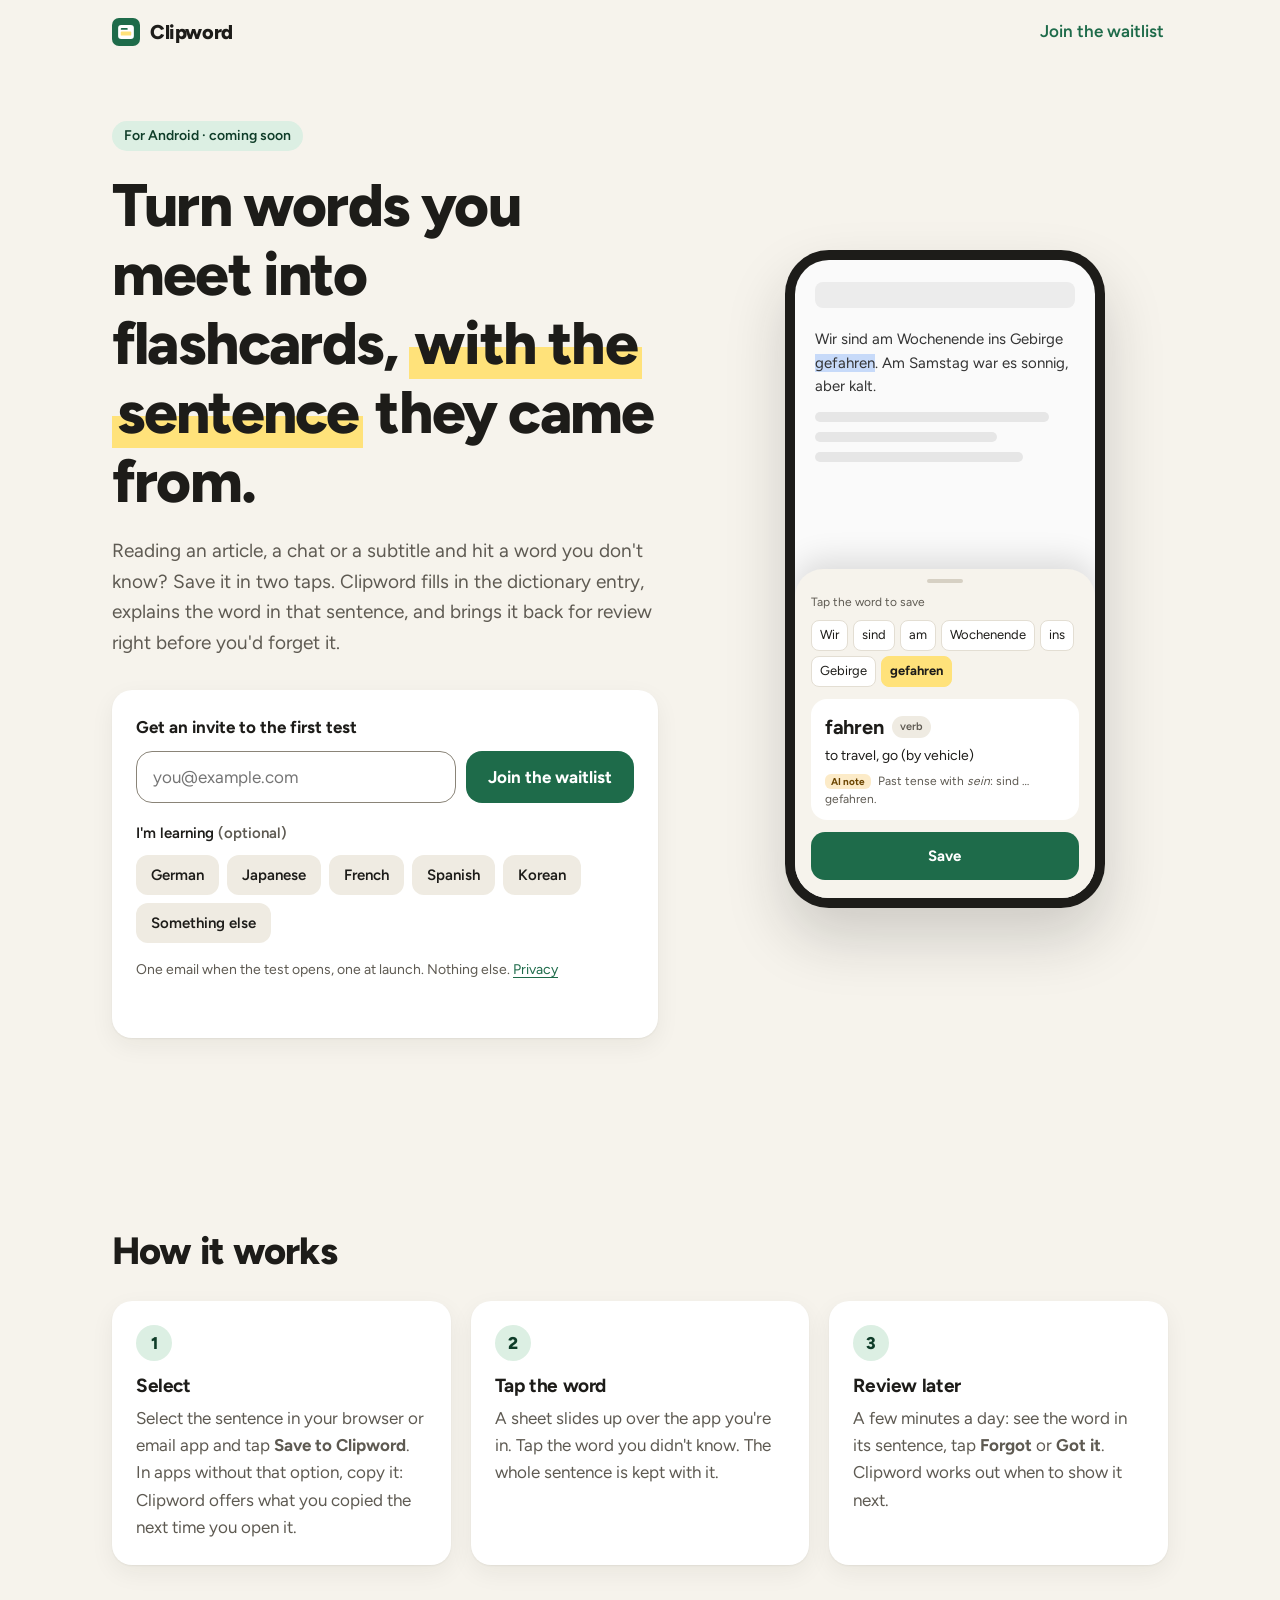
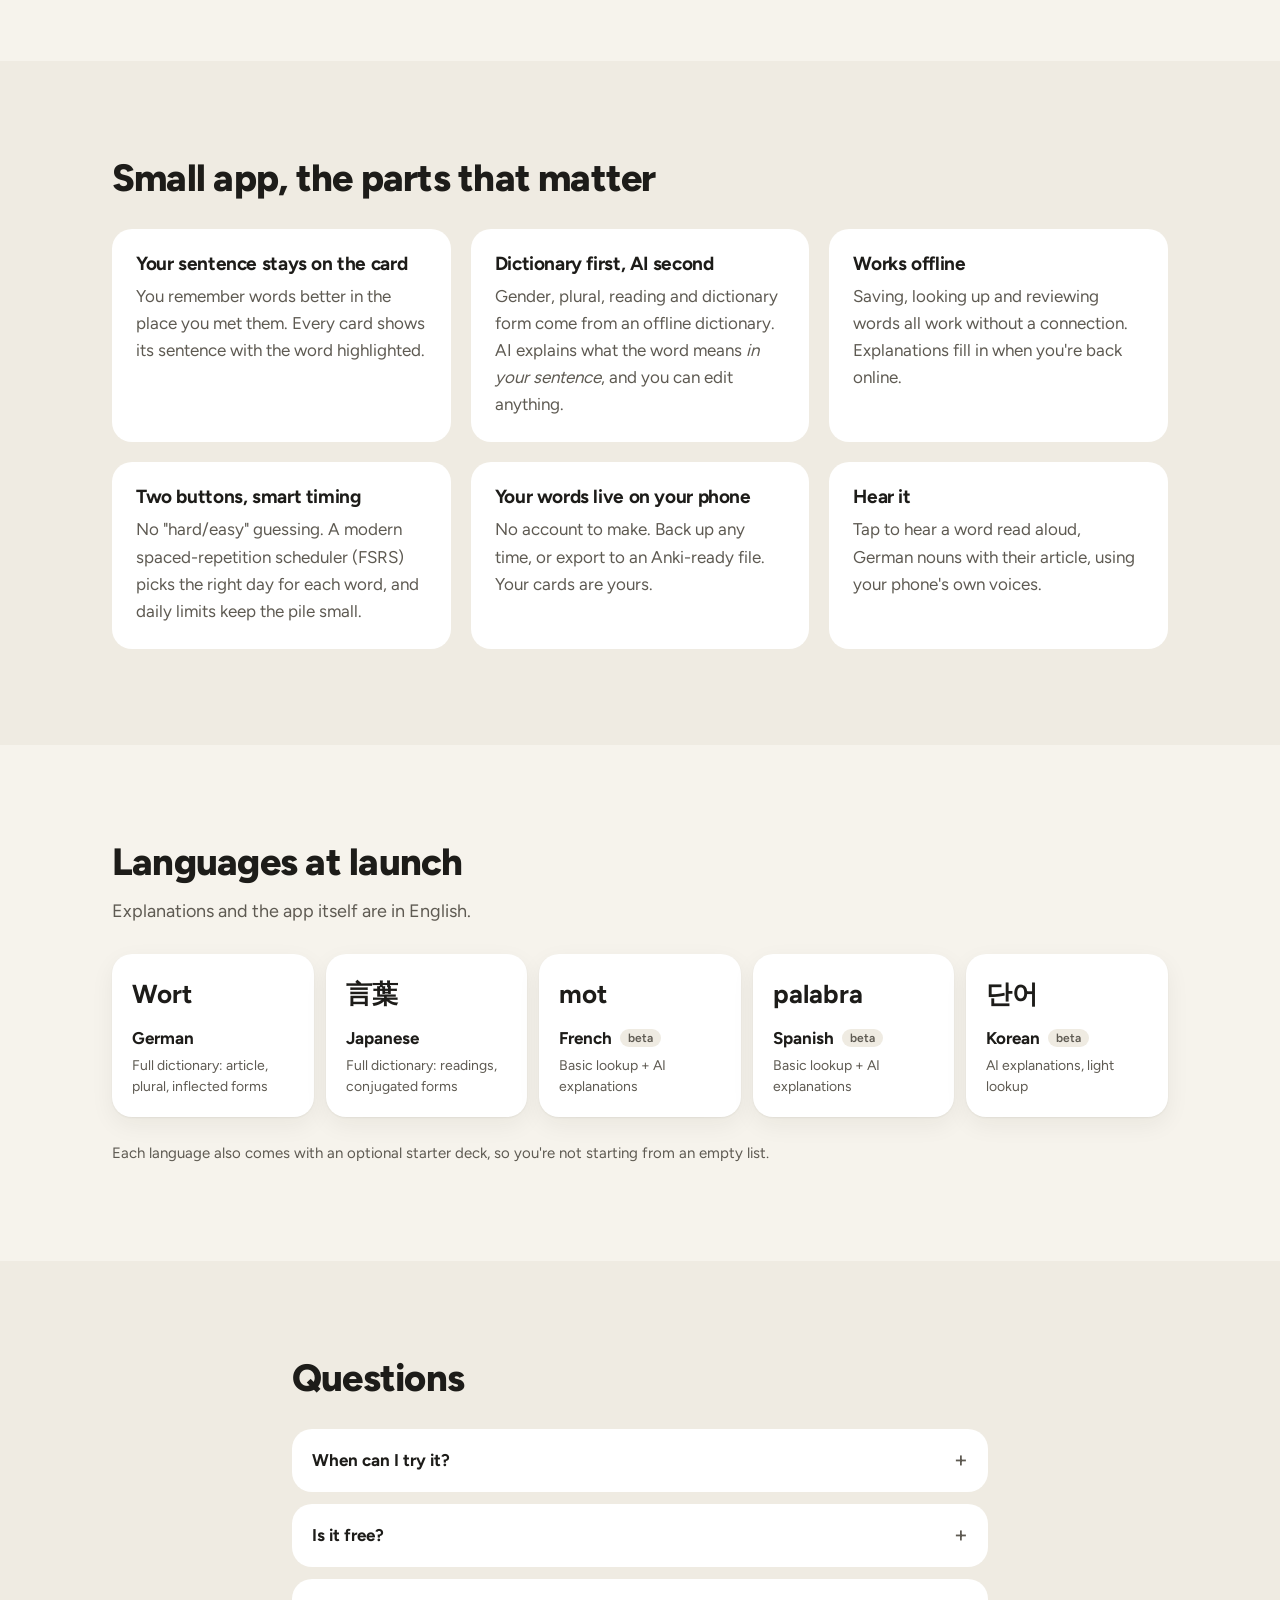
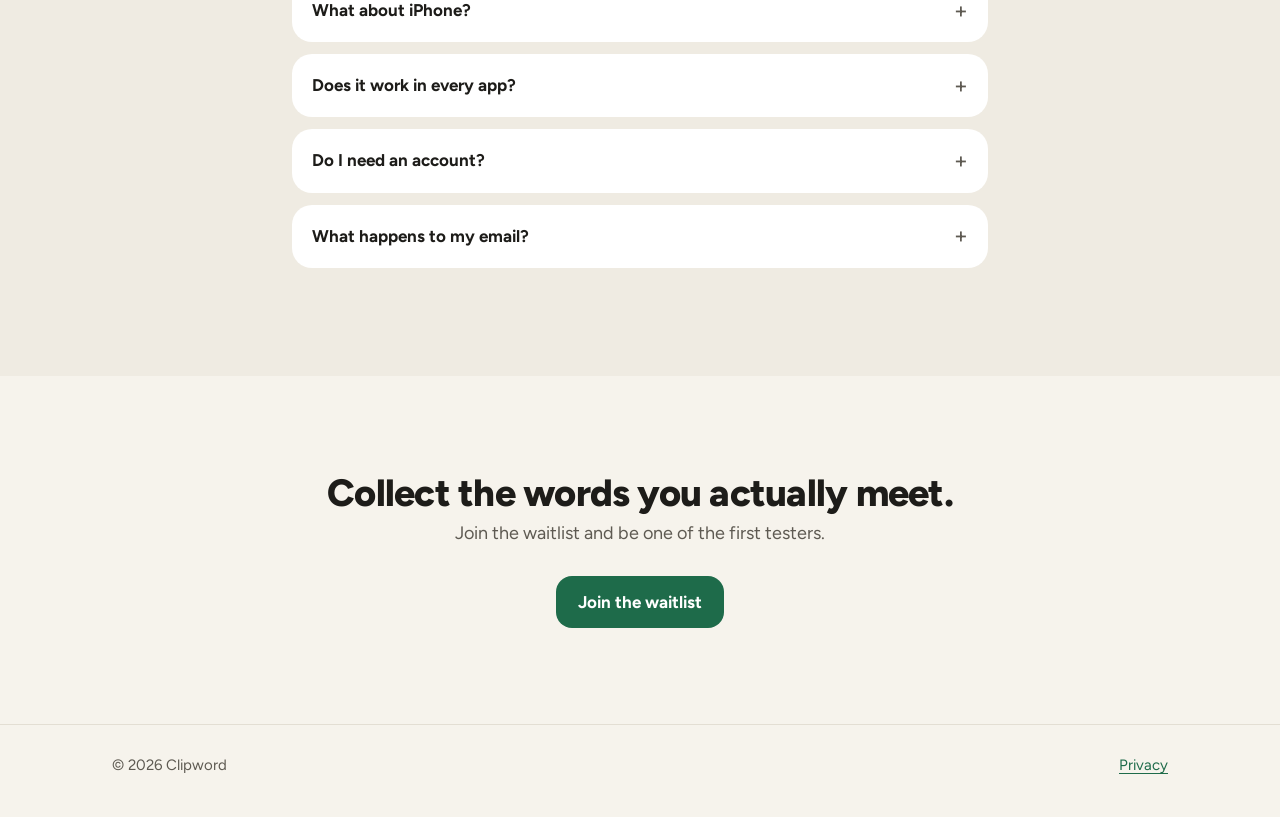
<file: index.html>
<!doctype html>
<html lang="en">
<head>
  <meta charset="utf-8">
  <meta name="viewport" content="width=device-width, initial-scale=1">
  <title>Clipword: Vocab Flashcards</title>
  <meta name="description" content="Clipword turns words you meet on your phone into flashcards, with the sentence they came from. Android app for language learners. Join the waitlist.">
  <meta name="theme-color" content="#F6F3EC" media="(prefers-color-scheme: light)">
  <meta name="theme-color" content="#161512" media="(prefers-color-scheme: dark)">
  <meta property="og:title" content="Clipword: Vocab Flashcards">
  <meta property="og:description" content="The easiest way to turn words you meet into flashcards, with the sentence they came from.">
  <meta property="og:type" content="website">
  <link rel="icon" href="assets/icon.svg" type="image/svg+xml">
  <link rel="preload" href="assets/figtree.ttf" as="font" type="font/ttf" crossorigin>
  <link rel="stylesheet" href="styles.css">
</head>
<body>
  <header class="top">
    <div class="wrap top-inner">
      <a class="brand" href="./" aria-label="Clipword home">
        <img src="assets/icon.svg" alt="" width="28" height="28">
        <span>Clipword</span>
      </a>
      <a class="top-link" href="#join">Join the waitlist</a>
    </div>
  </header>

  <main>
    <!-- Hero -->
    <section class="hero">
      <div class="wrap hero-grid">
        <div class="hero-copy">
          <p class="eyebrow">For Android · coming soon</p>
          <h1>Turn words you meet into flashcards, <span class="mark">with the sentence</span> they came from.</h1>
          <p class="lede">Reading an article, a chat or a subtitle and hit a word you don't know? Save it in two taps. Clipword fills in the dictionary entry, explains the word in that sentence, and brings it back for review right before you'd forget it.</p>

          <form id="join" class="signup" novalidate>
            <label class="field-label" for="email">Get an invite to the first test</label>
            <div class="signup-row">
              <input id="email" name="email" type="email" inputmode="email" autocomplete="email" placeholder="you@example.com" required maxlength="254">
              <button type="submit" class="btn">Join the waitlist</button>
            </div>

            <fieldset class="langs">
              <legend>I'm learning <span class="muted">(optional)</span></legend>
              <label class="chip"><input type="checkbox" name="lang" value="de"><span>German</span></label>
              <label class="chip"><input type="checkbox" name="lang" value="ja"><span>Japanese</span></label>
              <label class="chip"><input type="checkbox" name="lang" value="fr"><span>French</span></label>
              <label class="chip"><input type="checkbox" name="lang" value="es"><span>Spanish</span></label>
              <label class="chip"><input type="checkbox" name="lang" value="ko"><span>Korean</span></label>
              <label class="chip"><input type="checkbox" name="lang" value="other"><span>Something else</span></label>
            </fieldset>

            <!-- Honeypot: people never see this field; bots fill it in. -->
            <div class="hp" aria-hidden="true">
              <label for="website">Leave this empty</label>
              <input id="website" name="website" type="text" tabindex="-1" autocomplete="off">
            </div>

            <p class="form-note">One email when the test opens, one at launch. Nothing else. <a href="privacy.html">Privacy</a></p>
            <p class="form-status" role="status" aria-live="polite"></p>
          </form>
        </div>

        <!-- Phone mock-up: the capture sheet over another app -->
        <div class="hero-art" aria-hidden="true">
          <div class="phone">
            <div class="phone-screen">
              <div class="source-app">
                <div class="src-bar"></div>
                <p class="src-text">Wir sind am Wochenende ins Gebirge <span class="src-sel">gefahren</span>. Am Samstag war es sonnig, aber kalt.</p>
                <div class="src-line w90"></div>
                <div class="src-line w70"></div>
                <div class="src-line w80"></div>
              </div>
              <div class="sheet">
                <div class="sheet-handle"></div>
                <p class="sheet-hint">Tap the word to save</p>
                <div class="tokens">
                  <span>Wir</span><span>sind</span><span>am</span><span>Wochenende</span><span>ins</span><span>Gebirge</span><span class="on">gefahren</span>
                </div>
                <div class="mini-card">
                  <div class="mini-head">
                    <strong>fahren</strong>
                    <span class="tag">verb</span>
                  </div>
                  <p class="mini-meaning">to travel, go (by vehicle)</p>
                  <p class="mini-note"><span class="ai">AI note</span> Past tense with <em>sein</em>: sind … gefahren.</p>
                </div>
                <div class="sheet-btn">Save</div>
              </div>
            </div>
          </div>
        </div>
      </div>
    </section>

    <!-- How it works -->
    <section class="section">
      <div class="wrap">
        <h2>How it works</h2>
        <ol class="steps">
          <li class="step">
            <span class="step-num">1</span>
            <h3>Select</h3>
            <p>Select the sentence in your browser or email app and tap <strong>Save to Clipword</strong>. In apps without that option, copy it: Clipword offers what you copied the next time you open it.</p>
          </li>
          <li class="step">
            <span class="step-num">2</span>
            <h3>Tap the word</h3>
            <p>A sheet slides up over the app you're in. Tap the word you didn't know. The whole sentence is kept with it.</p>
          </li>
          <li class="step">
            <span class="step-num">3</span>
            <h3>Review later</h3>
            <p>A few minutes a day: see the word in its sentence, tap <strong>Forgot</strong> or <strong>Got it</strong>. Clipword works out when to show it next.</p>
          </li>
        </ol>
      </div>
    </section>

    <!-- Features -->
    <section class="section alt">
      <div class="wrap">
        <h2>Small app, the parts that matter</h2>
        <div class="features">
          <article class="feature">
            <h3>Your sentence stays on the card</h3>
            <p>You remember words better in the place you met them. Every card shows its sentence with the word highlighted.</p>
          </article>
          <article class="feature">
            <h3>Dictionary first, AI second</h3>
            <p>Gender, plural, reading and dictionary form come from an offline dictionary. AI explains what the word means <em>in your sentence</em>, and you can edit anything.</p>
          </article>
          <article class="feature">
            <h3>Works offline</h3>
            <p>Saving, looking up and reviewing words all work without a connection. Explanations fill in when you're back online.</p>
          </article>
          <article class="feature">
            <h3>Two buttons, smart timing</h3>
            <p>No "hard/easy" guessing. A modern spaced-repetition scheduler (FSRS) picks the right day for each word, and daily limits keep the pile small.</p>
          </article>
          <article class="feature">
            <h3>Your words live on your phone</h3>
            <p>No account to make. Back up any time, or export to an Anki-ready file. Your cards are yours.</p>
          </article>
          <article class="feature">
            <h3>Hear it</h3>
            <p>Tap to hear a word read aloud, German nouns with their article, using your phone's own voices.</p>
          </article>
        </div>
      </div>
    </section>

    <!-- Languages -->
    <section class="section">
      <div class="wrap">
        <h2>Languages at launch</h2>
        <p class="section-lede">Explanations and the app itself are in English.</p>
        <div class="lang-grid">
          <div class="lang">
            <span class="lang-word" lang="de">Wort</span>
            <strong>German</strong>
            <span class="muted">Full dictionary: article, plural, inflected forms</span>
          </div>
          <div class="lang">
            <span class="lang-word" lang="ja">言葉</span>
            <strong>Japanese</strong>
            <span class="muted">Full dictionary: readings, conjugated forms</span>
          </div>
          <div class="lang">
            <span class="lang-word" lang="fr">mot</span>
            <strong>French <span class="beta">beta</span></strong>
            <span class="muted">Basic lookup + AI explanations</span>
          </div>
          <div class="lang">
            <span class="lang-word" lang="es">palabra</span>
            <strong>Spanish <span class="beta">beta</span></strong>
            <span class="muted">Basic lookup + AI explanations</span>
          </div>
          <div class="lang">
            <span class="lang-word" lang="ko">단어</span>
            <strong>Korean <span class="beta">beta</span></strong>
            <span class="muted">AI explanations, light lookup</span>
          </div>
        </div>
        <p class="section-foot muted">Each language also comes with an optional starter deck, so you're not starting from an empty list.</p>
      </div>
    </section>

    <!-- FAQ -->
    <section class="section alt">
      <div class="wrap narrow">
        <h2>Questions</h2>
        <details>
          <summary>When can I try it?</summary>
          <p>A closed test on Google Play comes first. People on the waitlist get the invite. There's no fixed date yet; it's a small, careful build.</p>
        </details>
        <details>
          <summary>Is it free?</summary>
          <p>Saving your own words, reviewing them and exporting them will always be free. AI explanations and extras may become part of a paid plan later.</p>
        </details>
        <details>
          <summary>What about iPhone?</summary>
          <p>Android only for now. The "select text → save" step is built on an Android feature, so that's where Clipword starts.</p>
        </details>
        <details>
          <summary>Does it work in every app?</summary>
          <p>The <strong>Save to Clipword</strong> option shows up when you select text in browsers like Chrome and in many email and reading apps. Some apps (WhatsApp, Instagram, YouTube, most PDF viewers) only allow copying. There, copy the text and open Clipword; it offers what you copied as a card.</p>
        </details>
        <details>
          <summary>Do I need an account?</summary>
          <p>No. Your cards stay on your phone. Only the word and its sentence are sent when you ask for an AI explanation, and they aren't stored.</p>
        </details>
        <details>
          <summary>What happens to my email?</summary>
          <p>It's used only to invite you to the test and tell you when the app launches. Never shared, never sold. Details on the <a href="privacy.html">privacy page</a>.</p>
        </details>
      </div>
    </section>

    <!-- Final call to action -->
    <section class="section cta">
      <div class="wrap narrow center">
        <h2>Collect the words you actually meet.</h2>
        <p class="section-lede">Join the waitlist and be one of the first testers.</p>
        <a class="btn" href="#join">Join the waitlist</a>
      </div>
    </section>
  </main>

  <footer class="foot">
    <div class="wrap foot-inner">
      <span>© 2026 Clipword</span>
      <a href="privacy.html">Privacy</a>
    </div>
  </footer>

  <script src="site.js" defer></script>
</body>
</html>
</file>
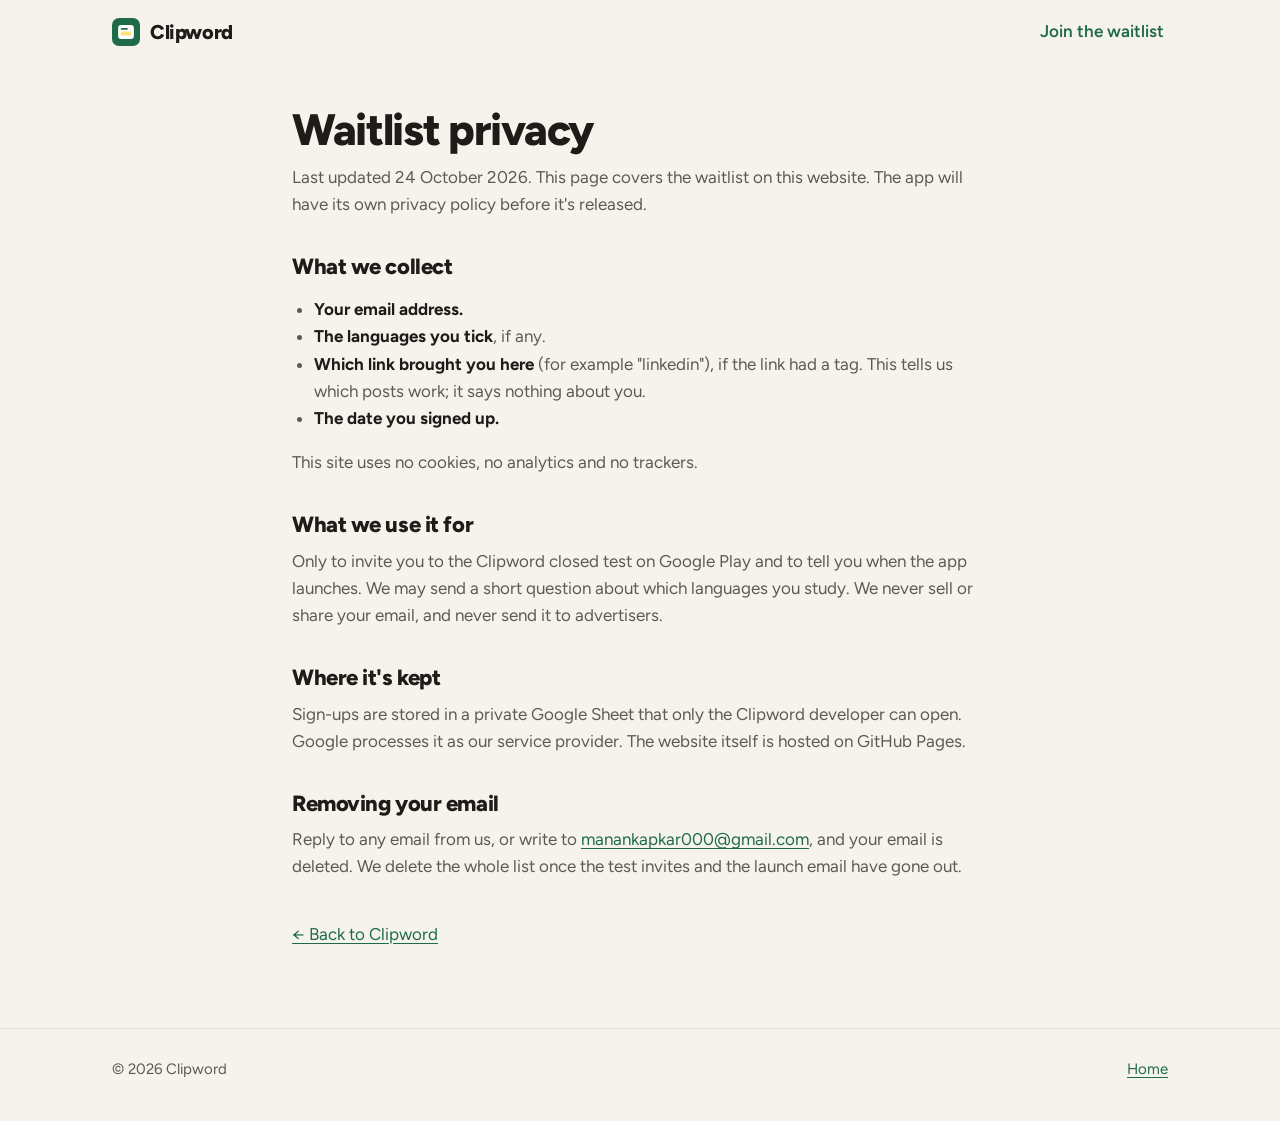
<file: privacy.html>
<!doctype html>
<html lang="en">
<head>
  <meta charset="utf-8">
  <meta name="viewport" content="width=device-width, initial-scale=1">
  <title>Privacy · Clipword</title>
  <meta name="description" content="What the Clipword waitlist collects and how it's used.">
  <meta name="theme-color" content="#F6F3EC" media="(prefers-color-scheme: light)">
  <meta name="theme-color" content="#161512" media="(prefers-color-scheme: dark)">
  <link rel="icon" href="assets/icon.svg" type="image/svg+xml">
  <link rel="stylesheet" href="styles.css">
</head>
<body>
  <header class="top">
    <div class="wrap top-inner">
      <a class="brand" href="./" aria-label="Clipword home">
        <img src="assets/icon.svg" alt="" width="28" height="28">
        <span>Clipword</span>
      </a>
      <a class="top-link" href="./#join">Join the waitlist</a>
    </div>
  </header>

  <main class="doc">
    <div class="wrap narrow">
      <h1>Waitlist privacy</h1>
      <p>Last updated 24 October 2026. This page covers the waitlist on this website. The app will have its own privacy policy before it's released.</p>

      <h2>What we collect</h2>
      <ul>
        <li><strong>Your email address.</strong></li>
        <li><strong>The languages you tick</strong>, if any.</li>
        <li><strong>Which link brought you here</strong> (for example "linkedin"), if the link had a tag. This tells us which posts work; it says nothing about you.</li>
        <li><strong>The date you signed up.</strong></li>
      </ul>
      <p>This site uses no cookies, no analytics and no trackers.</p>

      <h2>What we use it for</h2>
      <p>Only to invite you to the Clipword closed test on Google Play and to tell you when the app launches. We may send a short question about which languages you study. We never sell or share your email, and never send it to advertisers.</p>

      <h2>Where it's kept</h2>
      <p>Sign-ups are stored in a private Google Sheet that only the Clipword developer can open. Google processes it as our service provider. The website itself is hosted on GitHub Pages.</p>

      <h2>Removing your email</h2>
      <p>Reply to any email from us, or write to <a href="mailto:manankapkar000@gmail.com">manankapkar000@gmail.com</a>, and your email is deleted. We delete the whole list once the test invites and the launch email have gone out.</p>

      <p style="margin-top:40px"><a href="./">← Back to Clipword</a></p>
    </div>
  </main>

  <footer class="foot">
    <div class="wrap foot-inner">
      <span>© 2026 Clipword</span>
      <a href="./">Home</a>
    </div>
  </footer>
</body>
</html>
</file>
<file: styles.css>
/* Design A "Calm", same tokens as the app (core/ui/Color.kt): cream base, white cards,
   one green accent, yellow highlighter behind the captured word. */

@font-face {
  font-family: "Figtree";
  src: url("assets/figtree.ttf") format("truetype");
  font-weight: 300 900;
  font-display: swap;
}

:root {
  --ground: #F6F3EC;
  --card: #FFFFFF;
  --raised: #EFEBE2;
  --ink: #1D1C19;
  --ink-muted: #5E5A52;
  --divider: #E3DED3;
  --border: #D6D0C3;
  --outline: #8A8478;
  --marker: #FFE27A;
  --warning: #FCEBC8;
  --on-warning: #6B4500;

  --primary: #1E6B4A;
  --on-primary: #FFFFFF;
  --container: #DCEFE3;
  --on-container: #0F3D29;
  --error: #A3362F;

  --radius-chip: 12px;
  --radius-btn: 16px;
  --radius-card: 20px;
  --radius-sheet: 28px;
  --shadow: 0 1px 2px rgba(29, 28, 25, .06), 0 8px 24px rgba(29, 28, 25, .06);

  color-scheme: light;
}

@media (prefers-color-scheme: dark) {
  :root {
    --ground: #161512;
    --card: #221F1B;
    --raised: #2C2924;
    --ink: #F1EDE4;
    --ink-muted: #ABA597;
    --divider: #3A362F;
    --border: #4A453C;
    --outline: #8A8478;
    --marker: #6B5513;
    --warning: #4A3510;
    --on-warning: #F5D9A0;

    --primary: #6FCF9A;
    --on-primary: #0B2A1C;
    --container: #1F3A2C;
    --on-container: #CFE8DA;
    --error: #F2A69F;

    --shadow: 0 1px 2px rgba(0, 0, 0, .3), 0 8px 24px rgba(0, 0, 0, .25);
    color-scheme: dark;
  }
}

*, *::before, *::after { box-sizing: border-box; }

html { scroll-behavior: smooth; -webkit-text-size-adjust: 100%; }
@media (prefers-reduced-motion: reduce) { html { scroll-behavior: auto; } }

body {
  margin: 0;
  background: var(--ground);
  color: var(--ink);
  font-family: "Figtree", system-ui, -apple-system, "Segoe UI", Roboto,
    "Noto Sans JP", "Noto Sans KR", "Hiragino Sans", "Apple SD Gothic Neo", sans-serif;
  font-size: 17px;
  line-height: 1.6;
  -webkit-font-smoothing: antialiased;
}

[lang="ja"] { font-family: "Noto Sans JP", "Hiragino Sans", "Yu Gothic", "Meiryo", sans-serif; }
[lang="ko"] { font-family: "Noto Sans KR", "Apple SD Gothic Neo", "Malgun Gothic", sans-serif; }

a { color: var(--primary); text-underline-offset: 3px; }
h1, h2, h3 { line-height: 1.15; letter-spacing: -0.02em; margin: 0; }
h2 { font-size: clamp(28px, 4vw, 38px); font-weight: 800; margin-bottom: 28px; }
h3 { font-size: 19px; font-weight: 700; margin-bottom: 8px; }
p { margin: 0; }
.muted { color: var(--ink-muted); }
.center { text-align: center; }

.wrap { width: 100%; max-width: 1120px; margin: 0 auto; padding: 0 16px; }
@media (min-width: 640px) { .wrap { padding: 0 32px; } }
.narrow { max-width: 760px; }

/* Header */
.top { position: sticky; top: 0; z-index: 10; background: color-mix(in srgb, var(--ground) 88%, transparent);
  backdrop-filter: blur(10px); -webkit-backdrop-filter: blur(10px); border-bottom: 1px solid transparent; }
.top-inner { display: flex; align-items: center; justify-content: space-between; height: 64px; }
.brand { display: inline-flex; align-items: center; gap: 10px; color: var(--ink); text-decoration: none;
  font-weight: 800; font-size: 20px; letter-spacing: -0.02em; }
.top-link { font-weight: 600; text-decoration: none; padding: 10px 4px; }

/* Hero */
.hero { padding: 32px 0 72px; }
@media (min-width: 900px) { .hero { padding: 56px 0 96px; } }
.hero-grid { display: grid; gap: 48px; align-items: center; }
@media (min-width: 900px) { .hero-grid { grid-template-columns: 1.1fr .9fr; gap: 64px; } }

.eyebrow { display: inline-block; font-size: 14px; font-weight: 600; color: var(--on-container);
  background: var(--container); padding: 4px 12px; border-radius: 999px; margin-bottom: 20px; }
h1 { font-size: clamp(36px, 6vw, 60px); font-weight: 800; letter-spacing: -0.03em; margin-bottom: 20px; }
.mark { background: linear-gradient(transparent 55%, var(--marker) 55%); padding: 0 .08em;
  -webkit-box-decoration-break: clone; box-decoration-break: clone; }
.lede { font-size: clamp(17px, 2vw, 19px); color: var(--ink-muted); max-width: 36em; margin-bottom: 32px; }

/* Sign-up form */
.signup { background: var(--card); border-radius: var(--radius-card); padding: 20px; box-shadow: var(--shadow); max-width: 560px; }
@media (min-width: 640px) { .signup { padding: 24px; } }
.field-label { display: block; font-weight: 700; margin-bottom: 10px; }
.signup-row { display: flex; flex-direction: column; gap: 10px; }
@media (min-width: 520px) { .signup-row { flex-direction: row; } }
.signup input[type="email"] {
  flex: 1; min-width: 0; min-height: 52px; padding: 0 16px; font: inherit; color: var(--ink);
  background: var(--card); border: 1.5px solid var(--outline); border-radius: var(--radius-btn);
}
.signup input[type="email"]:focus { outline: none; border-color: var(--primary); box-shadow: 0 0 0 3px var(--container); }
.signup input[aria-invalid="true"] { border-color: var(--error); }

.btn { display: inline-flex; align-items: center; justify-content: center; min-height: 52px; padding: 0 22px;
  font: inherit; font-weight: 700; color: var(--on-primary); background: var(--primary); border: 0;
  border-radius: var(--radius-btn); cursor: pointer; text-decoration: none; white-space: nowrap; }
.btn:hover { filter: brightness(1.06); }
.btn:focus-visible { outline: 3px solid var(--marker); outline-offset: 2px; }
.btn[disabled] { opacity: .6; cursor: progress; }

.langs { border: 0; padding: 0; margin: 18px 0 0; display: flex; flex-wrap: wrap; gap: 8px; }
.langs legend { padding: 0; margin-bottom: 10px; font-size: 15px; font-weight: 600; }
.chip { position: relative; }
.chip input { position: absolute; opacity: 0; inset: 0; margin: 0; cursor: pointer; }
.chip span { display: inline-flex; align-items: center; min-height: 40px; padding: 0 14px; font-size: 15px;
  font-weight: 600; background: var(--raised); color: var(--ink); border: 1.5px solid transparent;
  border-radius: var(--radius-chip); user-select: none; }
.chip input:checked + span { background: var(--container); color: var(--on-container); border-color: var(--primary); }
.chip input:checked + span::before { content: "✓"; margin-right: 6px; }
.chip input:focus-visible + span { outline: 3px solid var(--primary); outline-offset: 2px; }

.hp { position: absolute; left: -10000px; width: 1px; height: 1px; overflow: hidden; }
.form-note { font-size: 14px; color: var(--ink-muted); margin-top: 16px; }
.form-status { font-size: 15px; font-weight: 600; margin-top: 8px; min-height: 1.6em; }
.form-status.ok { color: var(--on-container); background: var(--container); padding: 10px 14px; border-radius: var(--radius-chip); }
.form-status.err { color: var(--error); }

/* Phone mock-up */
.hero-art { display: flex; justify-content: center; }
.phone { width: min(320px, 100%); aspect-ratio: 9 / 18.5; padding: 10px; border-radius: 44px;
  background: #1D1C19; box-shadow: 0 30px 60px rgba(29, 28, 25, .18); }
.phone-screen { position: relative; height: 100%; border-radius: 34px; overflow: hidden; background: #FAFAFA; }
.source-app { padding: 22px 20px; color: #333; }
.src-bar { height: 26px; border-radius: 8px; background: #ECECEC; margin-bottom: 20px; }
.src-text { font-size: 15px; line-height: 1.55; margin-bottom: 14px; }
.src-sel { background: rgba(66, 133, 244, .28); }
.src-line { height: 10px; border-radius: 5px; background: #E6E6E6; margin-bottom: 10px; }
.w90 { width: 90%; } .w80 { width: 80%; } .w70 { width: 70%; }
.sheet { position: absolute; left: 0; right: 0; bottom: 0; padding: 10px 16px 18px; background: var(--ground);
  border-radius: var(--radius-sheet) var(--radius-sheet) 0 0; box-shadow: 0 -10px 30px rgba(0, 0, 0, .12); color: var(--ink); }
.sheet-handle { width: 36px; height: 4px; border-radius: 2px; background: var(--border); margin: 0 auto 10px; }
.sheet-hint { font-size: 12px; color: var(--ink-muted); margin-bottom: 8px; }
.tokens { display: flex; flex-wrap: wrap; gap: 5px; margin-bottom: 12px; }
.tokens span { font-size: 13px; padding: 4px 8px; border-radius: 8px; background: var(--card); border: 1px solid var(--divider); }
.tokens .on { background: var(--marker); border-color: var(--marker); font-weight: 700; }
.mini-card { background: var(--card); border-radius: 16px; padding: 12px 14px; margin-bottom: 12px; }
.mini-head { display: flex; align-items: center; gap: 8px; margin-bottom: 2px; }
.mini-head strong { font-size: 20px; letter-spacing: -0.01em; }
.tag { font-size: 11px; font-weight: 600; color: var(--ink-muted); background: var(--raised); padding: 2px 8px; border-radius: 999px; }
.mini-meaning { font-size: 14px; margin-bottom: 6px; }
.mini-note { font-size: 12px; color: var(--ink-muted); line-height: 1.45; }
.ai { font-size: 10px; font-weight: 700; color: var(--on-warning); background: var(--warning); padding: 1px 6px; border-radius: 6px; margin-right: 4px; }
.sheet-btn { text-align: center; font-weight: 700; font-size: 15px; padding: 12px; border-radius: 14px;
  background: var(--primary); color: var(--on-primary); }

/* Sections */
.section { padding: 72px 0; }
@media (min-width: 900px) { .section { padding: 96px 0; } }
.section.alt { background: var(--raised); }
.section-lede { font-size: 18px; color: var(--ink-muted); margin: -16px 0 28px; }
.section-foot { margin-top: 24px; font-size: 15px; }

.steps { list-style: none; margin: 0; padding: 0; display: grid; gap: 16px; }
@media (min-width: 800px) { .steps { grid-template-columns: repeat(3, 1fr); gap: 20px; } }
.step { background: var(--card); border-radius: var(--radius-card); padding: 24px; box-shadow: var(--shadow); }
.step-num { display: inline-grid; place-items: center; width: 36px; height: 36px; border-radius: 50%;
  background: var(--container); color: var(--on-container); font-weight: 800; margin-bottom: 14px; }
.step p, .feature p { color: var(--ink-muted); }

.features { display: grid; gap: 16px; }
@media (min-width: 640px) { .features { grid-template-columns: repeat(2, 1fr); } }
@media (min-width: 960px) { .features { grid-template-columns: repeat(3, 1fr); gap: 20px; } }
.feature { background: var(--card); border-radius: var(--radius-card); padding: 24px; }

.lang-grid { display: grid; gap: 12px; grid-template-columns: repeat(auto-fit, minmax(190px, 1fr)); }
.lang { display: flex; flex-direction: column; gap: 4px; background: var(--card); border-radius: var(--radius-card);
  padding: 20px; box-shadow: var(--shadow); }
.lang-word { font-size: 26px; font-weight: 700; margin-bottom: 6px; }
.lang .muted { font-size: 14px; line-height: 1.45; }
.beta { font-size: 12px; font-weight: 600; color: var(--ink-muted); background: var(--raised); padding: 2px 8px;
  border-radius: 999px; vertical-align: 2px; margin-left: 4px; }

details { background: var(--card); border-radius: var(--radius-card); padding: 0 20px; margin-bottom: 12px; }
summary { cursor: pointer; font-weight: 700; padding: 18px 28px 18px 0; list-style: none; position: relative; }
summary::-webkit-details-marker { display: none; }
summary::after { content: "+"; position: absolute; right: 0; top: 50%; transform: translateY(-50%);
  font-size: 22px; font-weight: 500; color: var(--ink-muted); }
details[open] summary::after { content: "–"; }
details p { color: var(--ink-muted); padding-bottom: 18px; }

.cta h2 { margin-bottom: 20px; }

/* Footer */
.foot { border-top: 1px solid var(--divider); padding: 28px 0 40px; font-size: 15px; color: var(--ink-muted); }
.foot-inner { display: flex; gap: 20px; flex-wrap: wrap; justify-content: space-between; }

/* Privacy page */
.doc { padding: 40px 0 80px; }
.doc h1 { font-size: clamp(32px, 5vw, 44px); margin-bottom: 8px; }
.doc h2 { font-size: 22px; margin: 36px 0 10px; }
.doc p, .doc li { color: var(--ink-muted); }
.doc p + p { margin-top: 12px; }
.doc ul { padding-left: 22px; }
.doc strong { color: var(--ink); }
</file>
